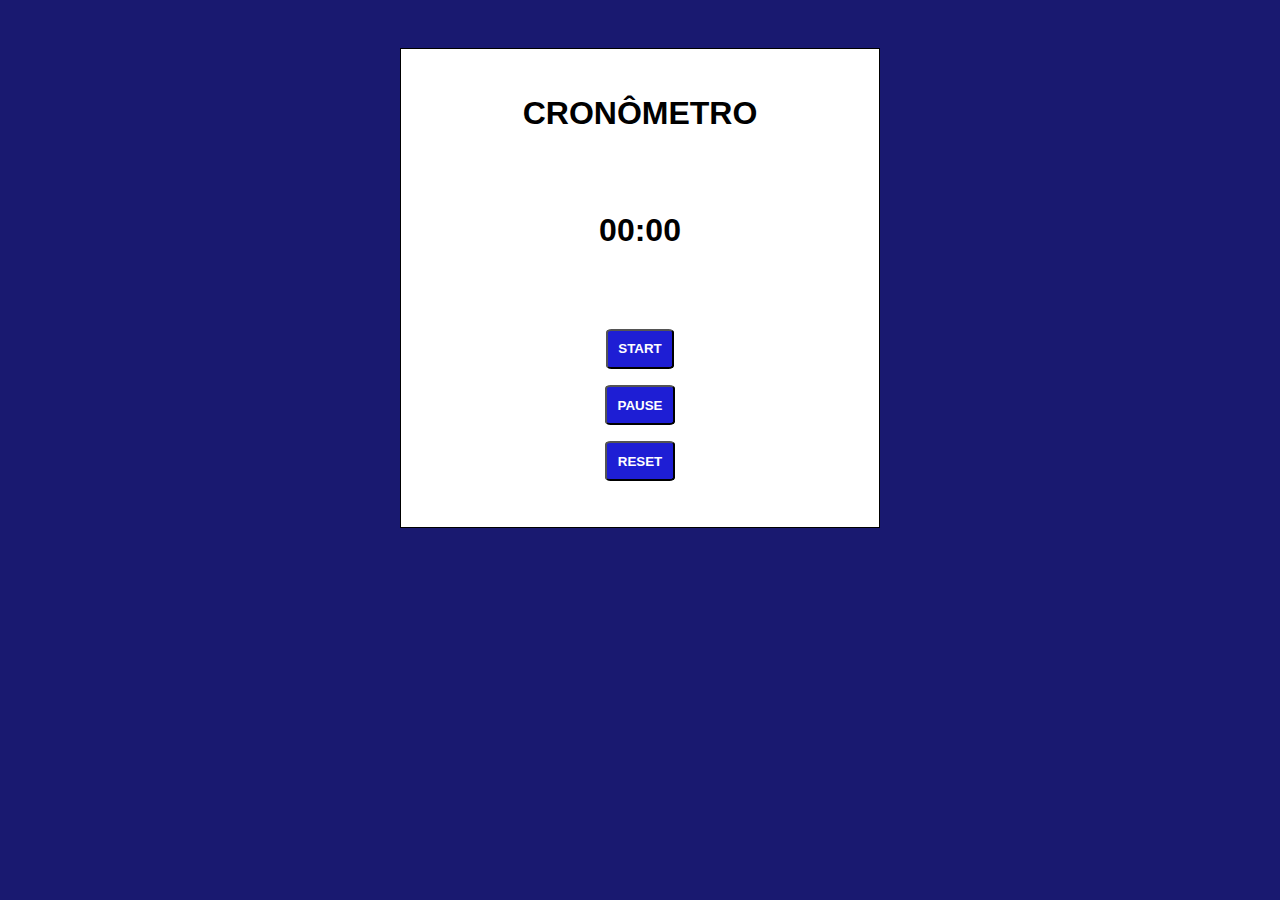
<file: PAULO SOARES/Nova pasta/CRONÔMETRO - 1 no TADEW/index.html>
<!DOCTYPE html>
<html lang="pt-BR">
<head>
    <meta charset="UTF-8">    
    <meta name="viewport" content="width=device-width, initial-scale=1.0">
    <link rel="stylesheet" href="./style.css">
    <script type="text/javascript" src="./script.js"></script>
    <title>CRONÔMETRO</title>
</head>
<body>
    <div class="container">
   <h1>CRONÔMETRO</h1>
    
   <p><span id="segundos">00</span>:<span id="mile">00</span></p>
   <button id="botao-start" onclick="botaoStart()">START</button>
   <button id="botao-pause" onclick="botaoPause()">PAUSE</button>
   <button id="botao-reset"onclick="botaoReset()">RESET</button>
   </div>
</body>

</html>
</file>
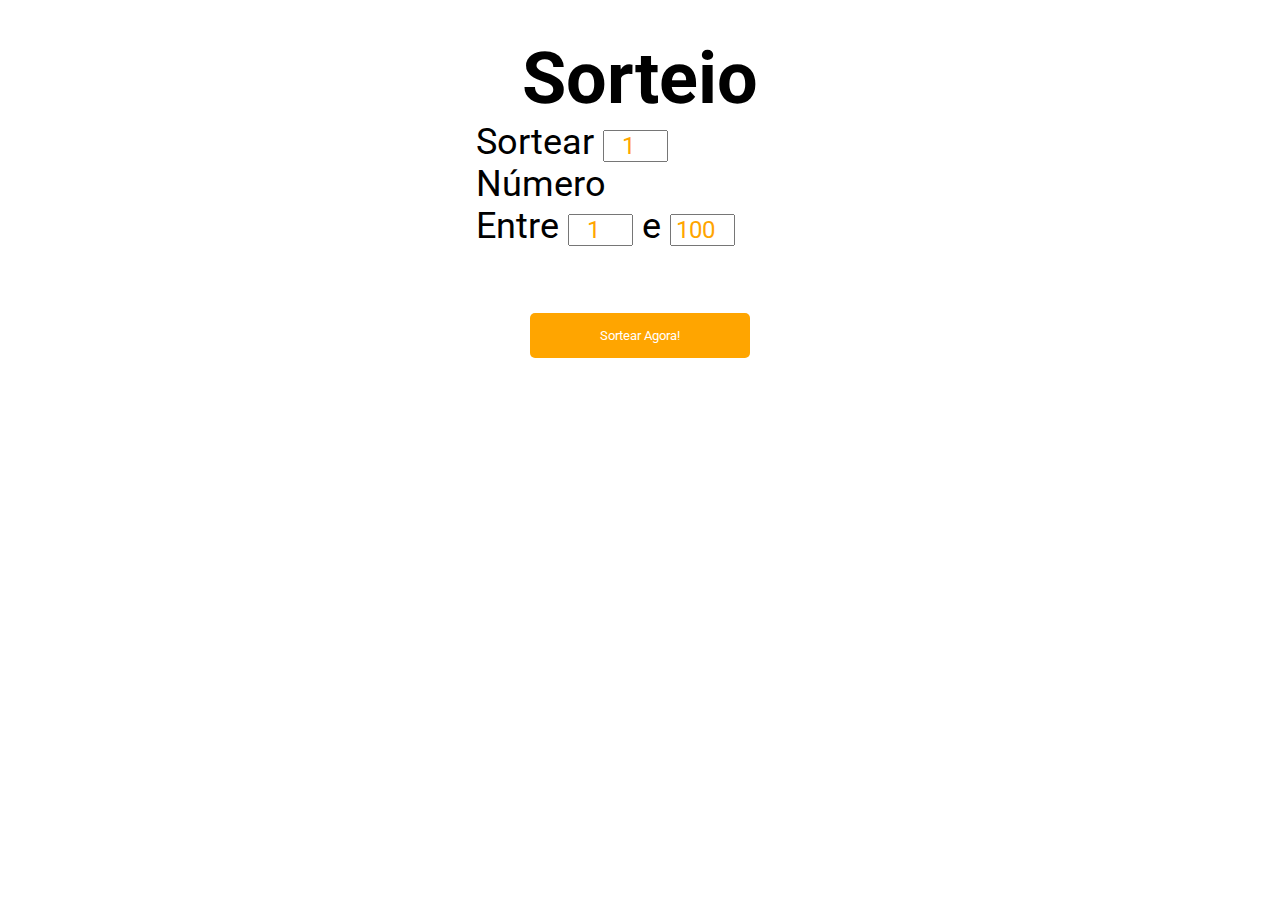
<file: PAULO SOARES/Nova pasta/KENZY S2 - 2 no TADEW/index.html>
<!DOCTYPE html>
<html lang="pt-BR">

<head>
    <meta charset="UTF-8">
    <meta http-equiv="X-UA-Compatible" content="IE=edge">
    <meta name="viewport" content="width=device-width, initial-scale=1.0">
    <link rel="stylesheet" href="./css/style.css">
    <title>Sorteio de Números</title>
</head>

<body>
    <div class="App">
        <div class="container">
            <div class="logo">
                <h1>Sorteio</h1>
            </div>
            <label>Sortear</label>
            <input type="number" id="quantidade" value="1" min="1">
            <label>Número</label><br>
            <label>Entre</label>
            <input type="number" id="entre" value="1" min="0">
            <label>e</label>
            <input type="number" id="entre2" value="100" min="1">
        </div>
    </div>
    <div class="button">
        <button class="sortear">Sortear Agora!</button>
    </div>
    <div class="containerNumeroSorteado"></div>
    <script src="./js/script.js"></script>
</body>

</html>
</file>
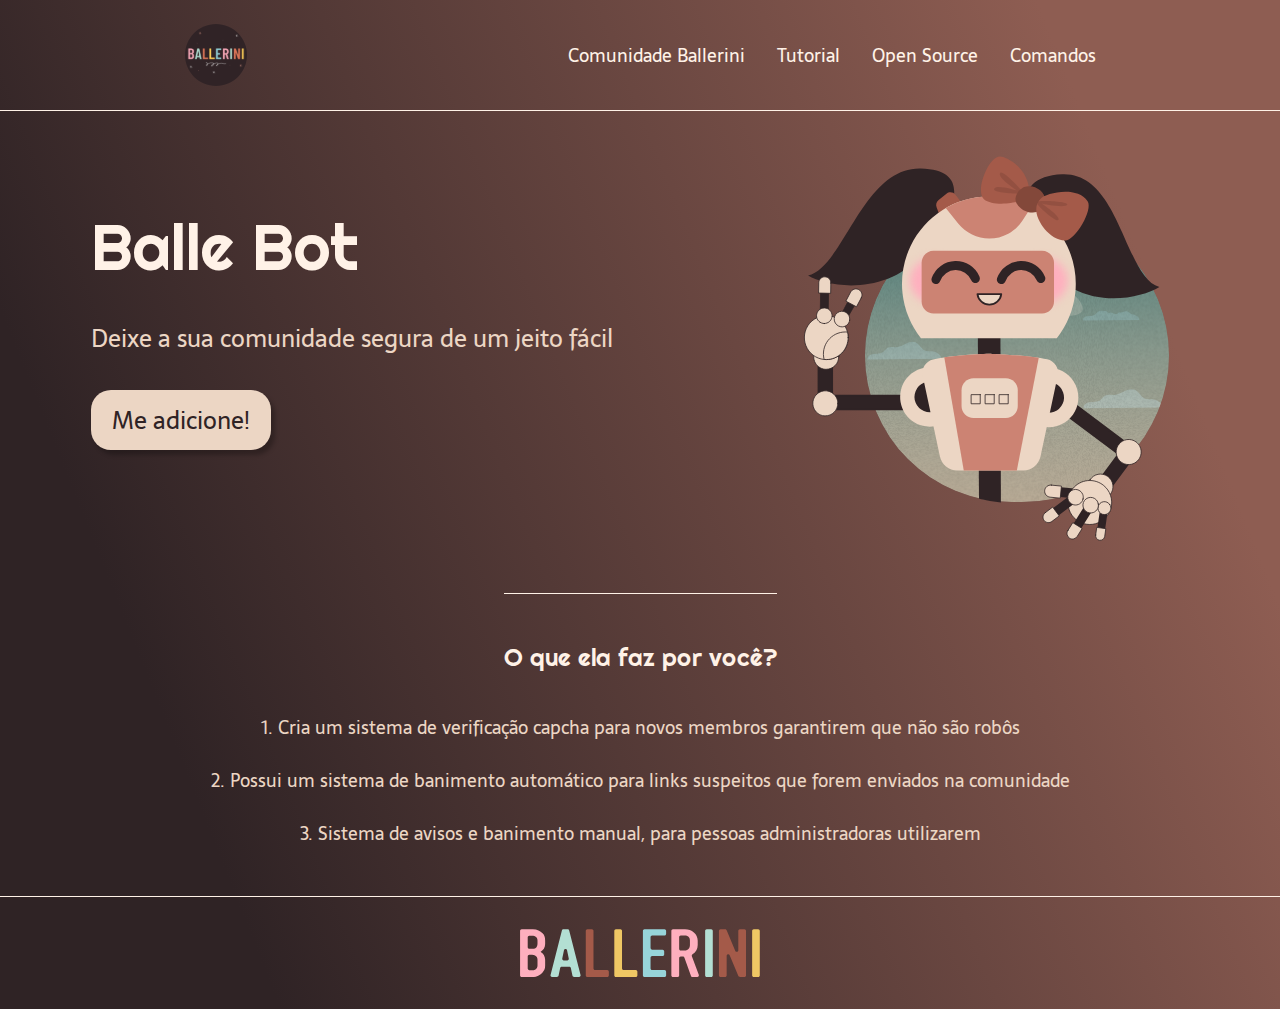
<file: PAULO SOARES/Nova pasta/LANDING PAGE/index.html>
<!DOCTYPE html>
<html lang="pt-BR">
<head>
    <meta charset="UTF-8">
    <meta name="viewport" content="width=device-width, initial-scale=1.0">
    <meta name="description" content="Um bot que irá moderar e deixar a sua comunidade segura de um jeito fácil">
    <title>BalleBot - Modere a sua comunidade do Discord</title>
    <link rel="stylesheet" type="text/css" href="./css/style.css">
</head>
<body>
    <header class="cabecalho">       
            <img class="cabecalho-imagem" src="./img/logo.svg" alt="Logo da Ballerini">
            <nav class="cabecalho-menu">
                <a class="cabecalho-menu-item" href="#">Comunidade Ballerini</a>
                <a class="cabecalho-menu-item" href="#">Tutorial</a>
                <a class="cabecalho-menu-item" href="#">Open Source</a>
                <a class="cabecalho-menu-item" href="#">Comandos</a>
            </nav>
       
    </header>
<main class="conteudo">
    <section class="conteudo-principal">
        <div class="conteudo-principal-escrito">
            <h1 class="conteudo-principal-escrito-titulo">Balle Bot</h1>
            <p class="conteudo-principal-escrito-subtitulo">Deixe a sua comunidade segura de um jeito fácil</p>
            <button class="conteudo-principal-escrito-botao">Me adicione!</button>
        </div>
        <div>
            <img class="conteudo-principal-imagem" src="./img/ballebot.svg" alt="Imagem da BalleBot">
        </div>
    </section>
    <section class="conteudo-secundario">
        <h3 class="conteudo-secundario-titulo">O que ela faz por você?</h3>
        <p class="conteudo-secundario-paragrafo">1. Cria um <strong>sistema de verificação capcha</strong> para novos membros garantirem que não são robôs</p>
        <p class="conteudo-secundario-paragrafo">2. Possui um <strong>sistema de banimento automático</strong> para links suspeitos que forem enviados na comunidade</p>
        <p class="conteudo-secundario-paragrafo">3. <strong>Sistema de avisos e banimento manual</strong>, para pessoas administradoras utilizarem</p>
    </section>
</main>
    <footer class="rodape">
        <img class="rodape-imagem" src="./img/footer.svg" alt="Rodapé com a imagem Ballerini">
    </footer>
    
</body>
</html>
</file>
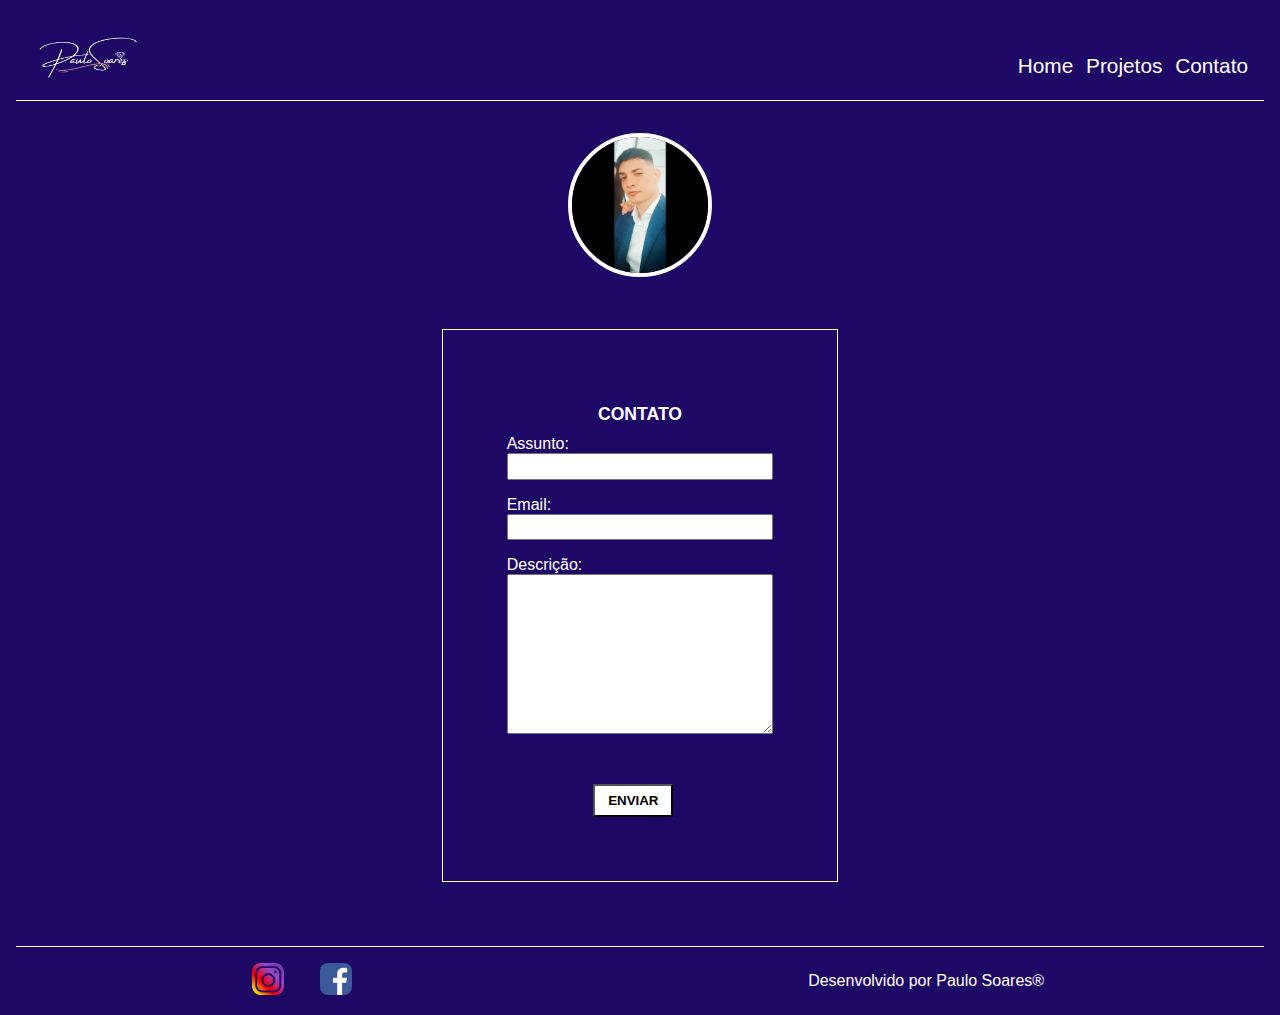
<file: PAULO SOARES/Nova pasta/contato.html>
<!DOCTYPE html>
<html lang="pt-BR">

<head>
    <meta charset="UTF-8">
    <meta name="viewport" content="width=device-width, initial-scale=1.0">
    <link rel="stylesheet" href="./css/style.css">
    <title>Paulo Info</title>
</head>

<body>

    <nav class="topo">
        <a href="../index.html"><img class="menu-img" src="../img (2)/logo.png" alt="Logo da Página"></a>
        <ul class="menu">
            <a class="menu-item" href="./pessoal.html">Home</a>
            <a class="menu-item" href="./projetos.html">Projetos</a>
            <a class="menu-item" href="./contato.html">Contato</a>
        </ul>
    </nav>
    <header class="cabecalho">
        <div class="center"><img class="cabecalho-perfil-foto" src="./img/perfil-img.jpg"></div>
        <main class="conteudo-contato">
            <section class="secao-contato">
                <h3 class="subtitulo">CONTATO</h3>
                <form id="secao-form" action="submit">
                    <label id="campo-texto-label1" for="campo-texto-assunto">Assunto: <input id="campo-texto-assunto"
                            type="text"></label>
                    <label id="campo-texto-label2" for="campo-texto-email">Email: <input id="campo-texto-email"
                            type="email"></label>
                    <label id="campo-texto-label3" for="campo-texto-descricao">Descrição: <textarea
                            name="campo-texto-descricao" id="campo-texto-descricao"></textarea></label>
                    <input id="botao-contato" type="button" value="ENVIAR">

                </form>
                <p>

                </p>
            </section>
        </main>
        <footer class="rodape">
            <div>
                <a href="https://www.instagram.com" target="_blank">
                    <img class="rodape-imagem" src="./img/insta.png" alt="Imagem da Logo do Instagram"></a>
                <a href="https://www.facebook.com" target="_blank">
                    <img class="rodape-imagem" src="./img/img-face.png" alt="Imagem da Logo do Facebook"></a>
            </div>
            <p id="criador">Desenvolvido por Paulo Soares®</p>
        </footer>
</body>

</html>
</file>
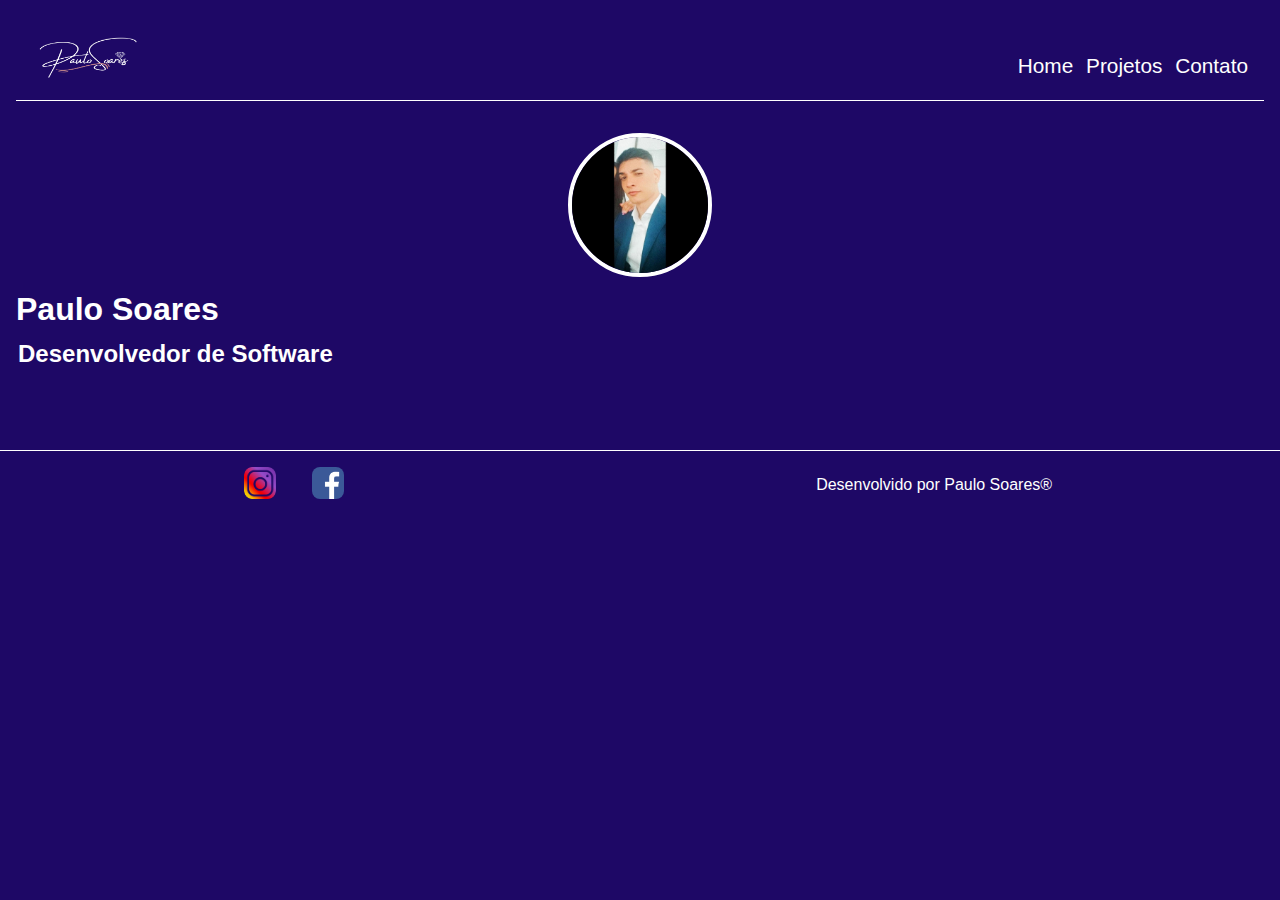
<file: PAULO SOARES/Nova pasta/formacao.html>
<!DOCTYPE html>
<html lang="pt-BR">
<head>
    <meta charset="UTF-8">
    <meta name="viewport" content="width=device-width, initial-scale=1.0">
    <link rel="stylesheet" href="./css/style.css">
    <title>Paulo Info</title>
</head>

<body> 
    
    <nav class="topo">  
        <a href="../index.html"><img class="menu-img" src="../img (2)/logo.png" alt="Logo da Página"></a>
        <ul class="menu">                    
            <a class="menu-item" href="./pessoal.html">Home</a>                                                  
            <a class="menu-item" href="./projetos.html">Projetos</a>
            <a class="menu-item" href="./contato.html">Contato</a>            
        </ul>                    
    </nav> 
    <header class="cabecalho">                  
        <div class="center"><img class="cabecalho-perfil-foto" src="./img/perfil-img.jpg"></div>
        <h1 class="cabecalho-perfil-titulo">Paulo Soares</h1>
        <h2 class="cabecalho-perfil-subtitulo">Desenvolvedor de Software</h2>          
    </header>       
    <main class="conteudo">
        <section class="secao">           
           <a href=""></a>
           <a href=""></a>
           <a href=""></a>
           <a href=""></a>
           <a href=""></a>
           <a href=""></a>
        </section>
    </main> 
    <footer class="rodape">
        <div>
            <a href="https://www.instagram.com" target="_blank">
                <img class="rodape-imagem" src="./img/insta.png" alt="Imagem da Logo do Instagram"></a>
            <a href="https://www.facebook.com" target="_blank">
                <img class="rodape-imagem" src="./img/img-face.png" alt="Imagem da Logo do Facebook"></a>
        </div>
        <p id="criador">Desenvolvido por Paulo Soares®</p>
    </footer>
</body>
</html>
</file>
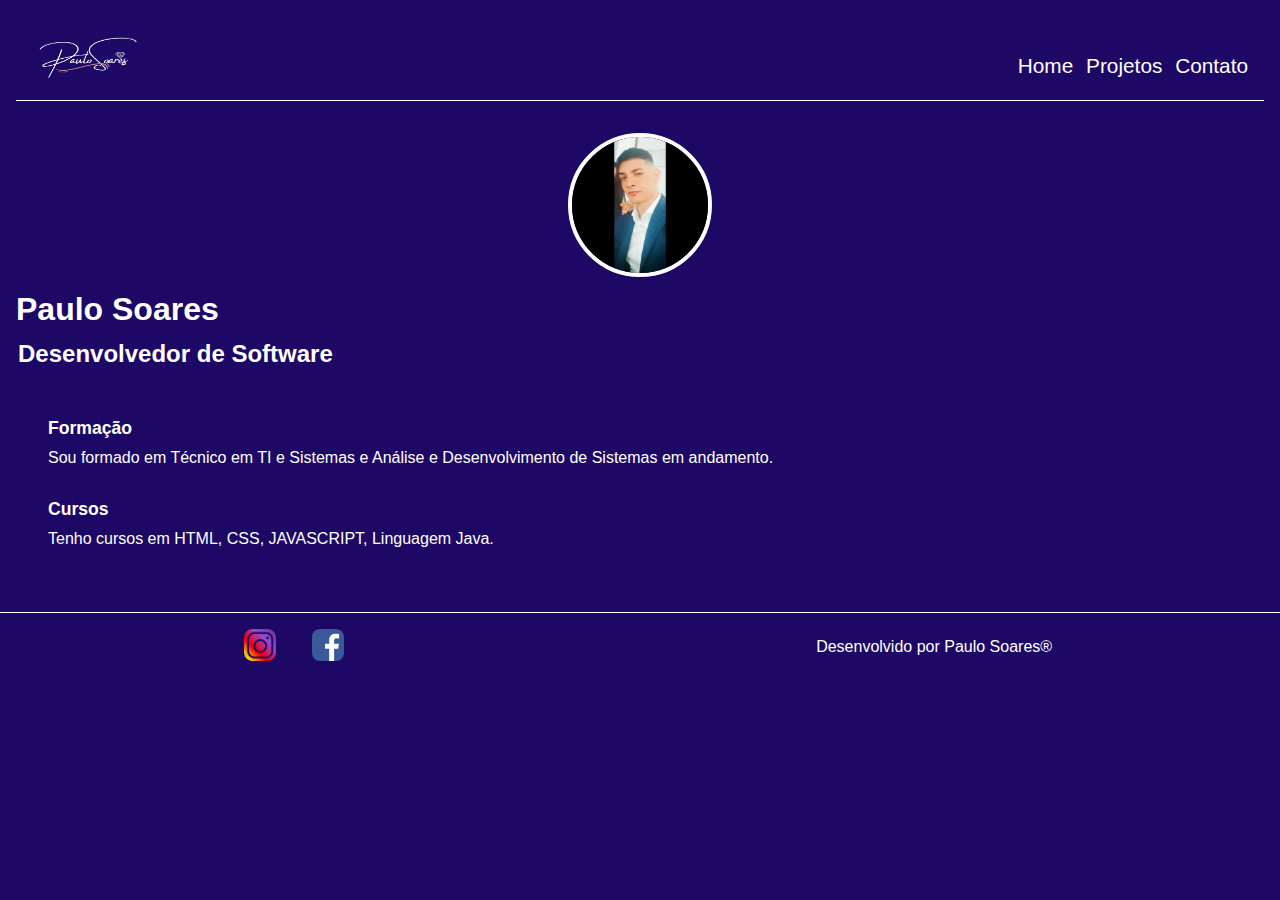
<file: PAULO SOARES/Nova pasta/pessoal.html>
<!DOCTYPE html>
<html lang="pt-BR">

<head>
    <meta charset="UTF-8">
    <meta name="viewport" content="width=device-width, initial-scale=1.0">
    <link rel="stylesheet" href="./css/style.css">
    <title>Paulo Info</title>
</head>

<body>

    <nav class="topo">
        <a href="../index.html"><img class="menu-img" src="../img (2)/logo.png" alt="Logo da Página"></a>
        <ul class="menu">
            <a class="menu-item" href="./pessoal.html">Home</a>
            <a class="menu-item" href="./projetos.html">Projetos</a>
            <a class="menu-item" href="./contato.html">Contato</a>
        </ul>
    </nav>

    <header class="cabecalho">
        <div class="center"><img class="cabecalho-perfil-foto" src="./img/perfil-img.jpg"></div>
        <h1 class="cabecalho-perfil-titulo">Paulo Soares</h1>
        <h2 class="cabecalho-perfil-subtitulo">Desenvolvedor de Software</h2>
    </header>
    <main class="conteudo">
        <section class="secao">
            <h3 class="subtitulo">Formação</h3>
            <p>
                Sou formado em Técnico em TI e Sistemas e Análise e Desenvolvimento de Sistemas em andamento.
            </p>
        </section>
        <section class="secao">
            <h3 class="subtitulo">Cursos</h3>
            <p>
                Tenho cursos em HTML, CSS, JAVASCRIPT, Linguagem Java.
            </p>
        </section>
    </main>
    <footer class="rodape">
        <div>
            <a href="https://www.instagram.com" target="_blank">
                <img class="rodape-imagem" src="./img/insta.png" alt="Imagem da Logo do Instagram"></a>
            <a href="https://www.facebook.com" target="_blank">
                <img class="rodape-imagem" src="./img/img-face.png" alt="Imagem da Logo do Facebook"></a>
        </div>
        <p id="criador">Desenvolvido por Paulo Soares®</p>
    </footer>
</body>

</html>
</file>
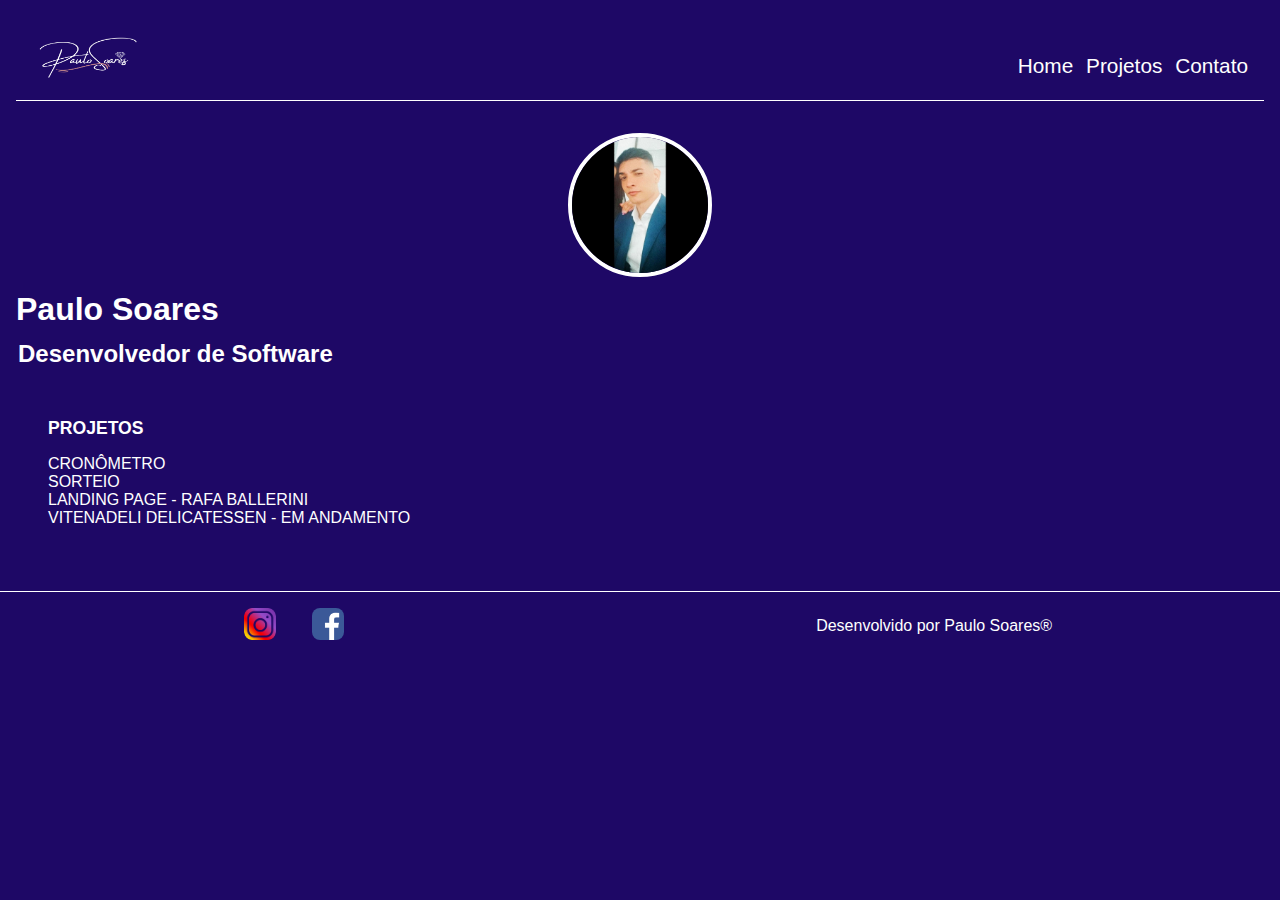
<file: PAULO SOARES/Nova pasta/projetos.html>
<!DOCTYPE html>
<html lang="pt-BR">
<head>
    <meta charset="UTF-8">
    <meta name="viewport" content="width=device-width, initial-scale=1.0">
    <link rel="stylesheet" href="./css/style.css">
    <title>Paulo Info</title>
</head>

<body> 
    
    <nav class="topo">  
        <a href="../index.html"><img class="menu-img" src="../img (2)/logo.png" alt="Logo da Página"></a>
        <ul class="menu">                    
            <a class="menu-item" href="./pessoal.html">Home</a>                                                  
            <a class="menu-item" href="./projetos.html">Projetos</a>
            <a class="menu-item" href="./contato.html">Contato</a>            
        </ul>                    
    </nav> 
    <header class="cabecalho">                  
        <div class="center"><img class="cabecalho-perfil-foto" src="./img/perfil-img.jpg"></div>
        <h1 class="cabecalho-perfil-titulo">Paulo Soares</h1>
        <h2 class="cabecalho-perfil-subtitulo">Desenvolvedor de Software</h2>          
    </header>       
    <main class="conteudo">
        <section class="secao">           
            <h3 class="subtitulo">PROJETOS</h3>                    
                 <ul>
                    <li>
                        <a id="proj1" href="./CRONÔMETRO - 1 no TADEW/index.html">CRONÔMETRO</a>
                    </li>
                    <li>
                        <a id="proj2" href="./KENZY S2 - 2 no TADEW/index.html">SORTEIO</a>
                    </li>
                    <li>
                        <a id="proj3" href="./LANDING PAGE/index.html">LANDING PAGE - RAFA BALLERINI</a>
                    </li>
                    <li>
                        <a id="proj4" href="./PROJETO PI - tadew2/index.html">VITENADELI DELICATESSEN - EM ANDAMENTO</a>
                    </li>
                 </ul>                    
        </section>
    </main> 
    <footer class="rodape">
        <div>
            <a href="https://www.instagram.com" target="_blank">
                <img class="rodape-imagem" src="./img/insta.png" alt="Imagem da Logo do Instagram"></a>
            <a href="https://www.facebook.com" target="_blank">
                <img class="rodape-imagem" src="./img/img-face.png" alt="Imagem da Logo do Facebook"></a>
        </div>
        <p id="criador">Desenvolvido por Paulo Soares®</p>
    </footer>
</body>
</html>
</file>
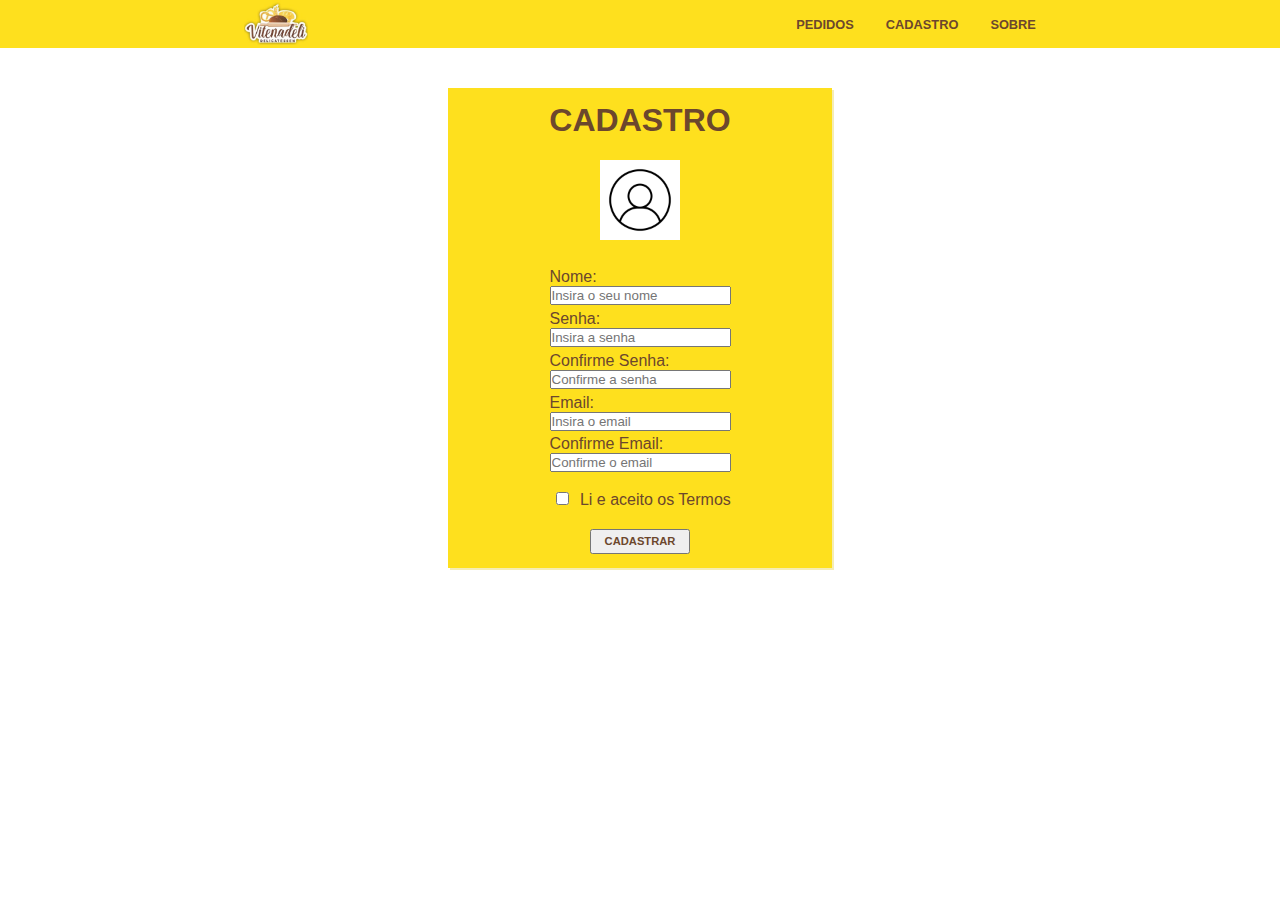
<file: PAULO SOARES/Nova pasta/PROJETO PI - tadew2/cadastro.html>
<!DOCTYPE html>
<html lang="pt-br">

<head>
    <meta charset="UTF-8">
    <meta http-equiv="X-UA-Compatible" content="IE=edge">
    <meta name="viewport" content="width=device-width, initial-scale=1.0">
    <title>Vitenadeli Foods</title>
    <link rel="stylesheet" href="./css/style.css">
</head>

<body>
    <header>
        <div id="img-topo">
            <a href="./index.html"><img src="./img/marca vitena.png"></a>
        </div>
        <nav>
            <ul>
                <li><a href="./pedido.html">PEDIDOS</a></li>
                <li><a href="./cadastro.html">CADASTRO</a></li>
                <li><a href="#">SOBRE</a></li>
            </ul>
        </nav>
    </header>
    <main class="conteudo">

        <form class="conteudo-cadastro">
            <h1 class="conteudo-cadastro-titulo">CADASTRO</h1>
            <div>
                <img class="conteudo-cadastro-img" src="./img/cv__29__generated.jpg">
            </div>
            <li class="cadastro-item"><label for="nome">Nome:<br>
                    <input id="nome" type="text" placeholder="Insira o seu nome"></input></label></li>
            <li class="cadastro-item"><label for="senha">Senha:<br>
                    <input id="senha" type="password" placeholder="Insira a senha"></input></li>
            <li class="cadastro-item"><label for="csenha">Confirme Senha: <br>
                    <input id="csenha" type="password" placeholder="Confirme a senha"></input></label></li>
            <li class="cadastro-item"><label for="email">Email:<br>
                    <input id="email" type="email" placeholder="Insira o email"></input></label></li>
            <li class="cadastro-item"><label for="cemail">Confirme Email:<br>
                    <input id="cemail" type="email" placeholder="Confirme o email"></input></label></li>
            <a class="check"><input class="check" type="checkbox"> Li e aceito os Termos</input></a>
            <button class="botao-cadastro">CADASTRAR</button>
            </ul>
        </form>
    </main>

</body>
<footer>

</footer>

</html>
</file>
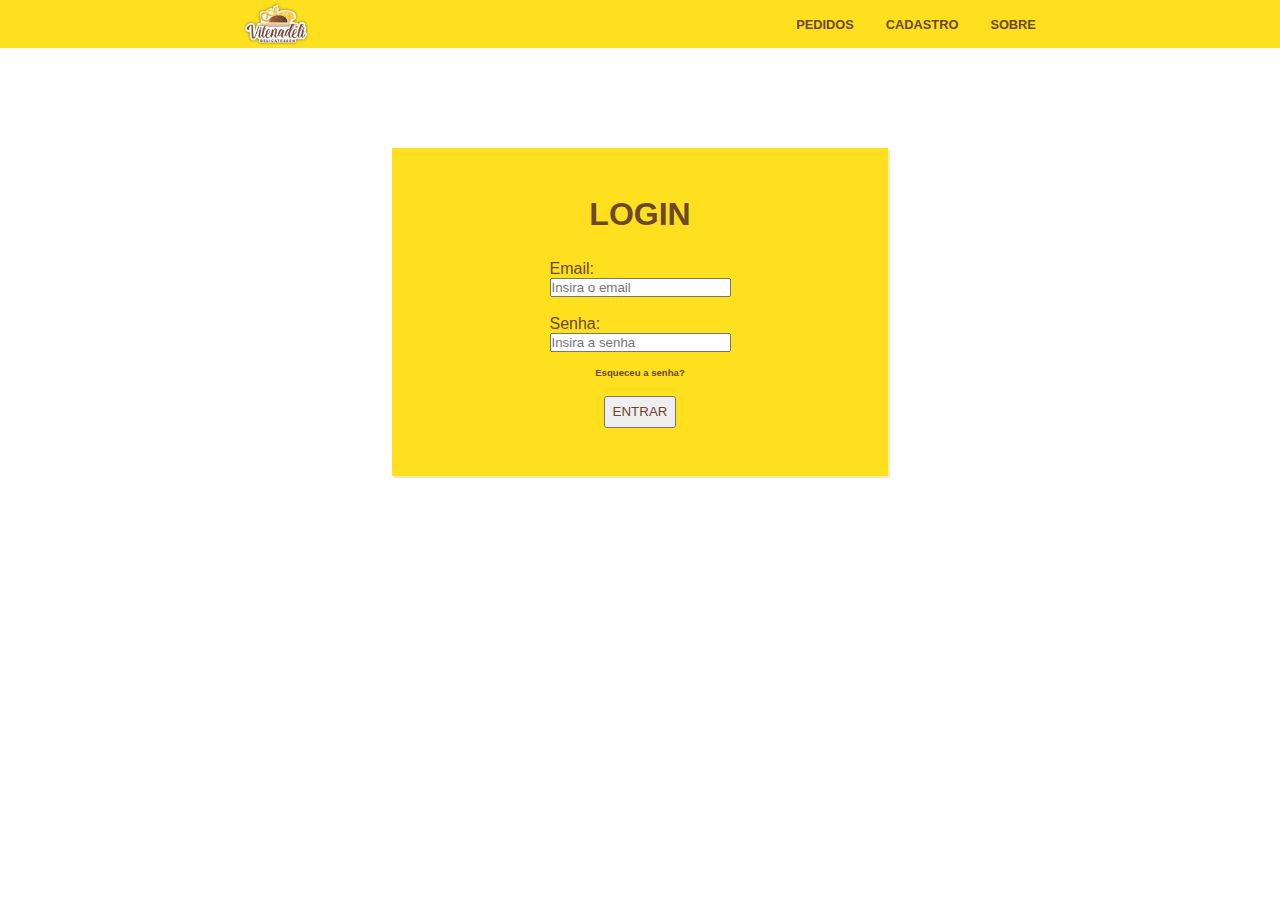
<file: PAULO SOARES/Nova pasta/PROJETO PI - tadew2/pedido.html>
<!DOCTYPE html>
<html lang="pt-br">

<head>
    <meta charset="UTF-8">
    <meta http-equiv="X-UA-Compatible" content="IE=edge">
    <meta name="viewport" content="width=device-width, initial-scale=1.0">
    <title>Vitenadeli Foods</title>
    <link rel="stylesheet" href="./css/style.css">
</head>

<body>
    <header>
        <div id="img-topo">
            <img src="./img/marca vitena.png">
        </div>
        <nav>
            <ul>
                <li><a href="./pedido.html">PEDIDOS</a></li>
                <li><a href="./cadastro.html">CADASTRO</a></li>
                <li><a href="#">SOBRE</a></li>
            </ul>
        </nav>
        
    </header>
    <main class="conteudo">
        <form class="conteudo-login">
            <h1 class="conteudo-login-titulo">LOGIN</h1>
            <ul>
                <li class="email-login"><label>Email:<br><input type="email" placeholder="Insira o email"></label></li>
                <BR>
                <li class="senha-login"><label>Senha:<br><input type="password" placeholder="Insira a senha"></label>
                </li>
            </ul>
            <a class="esqueceu" href="#">Esqueceu a senha?</a>
            
            <button class="botao-login">ENTRAR</button>
        </form>
    </main>
</body>
<footer>

</footer>

</html>
</file>
<file: PAULO SOARES/Nova pasta/CRONÔMETRO - 1 no TADEW/style.css>
*{
  font-family: Arial, Helvetica, sans-serif;
  margin: 0;
  box-sizing: border-box;

}
body{
  display: flex;
  justify-content: center;
  align-items: center;
  background-color: #191970;
}
.container{
  display: flex;
  width: 30em;
  height: 30em;
  margin-top: 3em;
  flex-direction: column;
  justify-content: center;
  align-items: center;
  gap: 1em;
  border: 0.4px solid #000;
  background-color: #fff;

}
button{
  padding: 0.8em;
  background-color: #1e1ed4;
  color: #fff;
  font-weight: 700;
  border-radius: 8%;
}
p{
  margin: 2em 0;
  font-size: 2em;
  font-weight: 700;
}
</file>
<file: PAULO SOARES/Nova pasta/KENZY S2 - 2 no TADEW/css/style.css>
@import url('https://fonts.googleapis.com/css2?family=Roboto:wght@400;700&display=swap');

* {
    padding: 0;
    margin: 0;
    box-sizing: border-box;
    font-family: 'Roboto', sans-serif;
}

.App {
    margin-top: 50px;
    display: flex;
    justify-content: center;
    font-size: 2.25rem;
    
    margin: 0 auto;
    max-width: 400px;
    padding: 1em 1em;
}

.App h1 {
    text-align: center;
    
}

.button {
    display: flex;
    justify-content: center;
    margin-top: 30px;
    

}

.sortear {
    border: none;
    background-color: orange;
    padding: 15px 70px;
    cursor: pointer;
    color: #fff;
    border-radius: 5px;
}

.container input {
    width: 65px;
    font-size: 1.5rem;
    text-align: center;
    color: orange;
}

.resultado {
    display: flex;
    justify-content: center;
}

.resultado h1 {
    text-align: center;
}

.seila {
    display: flex;
}

span {
    display: flex;
    justify-content: center;
    color: orange;
    width: 50px;
    height: 50px;
    align-items: center;
    margin: 30px auto 0 auto;
    border-style: solid;
    border-width: 2px;
    border-radius: 50%;
    
}

.voltar {
    display: flex;
    justify-content: center;
}

.voltar button {
    border: none;
    background-color: orange;
    padding: 15px 70px;
    cursor: pointer;
    color: #fff;
    border-radius: 5px;
    margin-top: 30px;
    
}
</file>
<file: PAULO SOARES/Nova pasta/LANDING PAGE/css/style.css>
@import url('https://fonts.googleapis.com/css2?family=Righteous&family=Sarala:wght@400;700&display=swap');

*{
    margin:0;
    padding:0;
    box-sizing:border-box;
    text-decoration: none;
}
body{
    font-size:100%;
    background:linear-gradient(68.15deg, #2F2325 16.62%, #8E5D52 85.61%);
}
.cabecalho{
    display:flex;
    flex-direction: row;
    align-items: center;
    justify-content: space-around;
    padding:24px;
}
.cabecalho-imagem{
    height: 62px;
}
.cabecalho-menu{
    display: flex;
    gap: 32px;
}
.cabecalho-menu-item{
    font-family: 'Sarala', sans-serif;
    color:#FFF2e7;
    font-weight: 400;
    font-size:18px;
}
.conteudo {
    border-top:0.4px solid #FFF2e7;
    margin-bottom: 48px;
}
.conteudo-principal{
    display:flex;
    flex-direction: row;
    align-items: center;
    justify-content: space-around;
}
.conteudo-principal-escrito{
    display:flex;
    flex-direction: column;
    gap:32px;
}
.conteudo-principal-escrito-titulo{
    font-family: 'Righteous', cursive;
    font-weight: 400;
    font-size: 64px;
    color: #FFF2e7;
}
.conteudo-principal-escrito-subtitulo{
    font-family: 'Sarala', sans-serif;
    font-weight: 400px;
    font-size: 24px;
    color: #ecd6c4;    
}
.conteudo-principal-escrito-botao{
    background-color: #ecd6c4;
    width: 180px;
    height:60px;
    border: none;
    box-shadow: 4px 5px 4px rgba(0,0,0,0.25);
    border-radius:20px; 
    font-family: 'Sarala', sans-serif;
    font-weight: 400px;
    font-size: 24px;
    color: #2f2325;
}
.conteudo-principal-escrito-botao:hover{
    background-color: rgba(236,214,196,0.53);
}
.conteudo-principal-imagem{
    height: 430px;
}
.conteudo-secundario{
    display:flex;
    flex-direction: column;
    align-items: center;
    gap:24px;
    margin-top: 48px;
}
.conteudo-secundario-titulo{
    border-top: 0.4px solid #FFF2e7;
    padding-top: 48px;
    font-family: 'Righteous', cursive;
    font-weight: 400;
    font-size:24px;
    color: #FFF2e7;
    margin-bottom: 16px;
}
.conteudo-secundario-paragrafo{
    font-family: 'Sarala', sans-serif;
    font-weight: 300;
    font-size: 18px;
    color:#ecd6c4;
}
.rodape{
    padding: 32px;
    border-top: 00.4px solid #FFF2e7;

}
.rodape-imagem{
    height: 48px;
    display: block;
    margin: 0 auto;
}
</file>
<file: PAULO SOARES/Nova pasta/css/style.css>
*{ 
    margin:0;
    padding: 0;
    box-sizing: border-box;
    text-decoration: none;
    color: #ffffff;
}
body{
    font-size: 100%;
    background-color: #1e0866;
    font-family: 'Arial', sans-serif;
}
.topo{
    display: flex;  
    justify-content:space-between;
    gap: 3rem; 
    align-items: center;   
    padding: 1em;
    margin: 1em;
    border-bottom: 0.4px solid #fff; 
}
.menu{
    display: flex;
    gap: .8em;
}
.menu-img{
    height: 3em;  
}
.menu-item{
    color: #ffffff;    
    font-size: 1.3em;
}
.cabecalho{      
    align-items: center;
    justify-content: space-around; 
    margin: 2em 1em 0;      
} 
.cabecalho-perfil-foto{  
    justify-content: space-around;
    height: 9em;
    border-radius: 50%;
    border: 4px solid #fff;
}
.cabecalho-perfil-titulo{
    color:#fff;  
    margin: 10px 0px;     
}
.center{
    text-align: center;
}
.cabecalho-perfil-subtitulo{
    padding: 2px;
}
.conteudo{
    margin-bottom: 1em;
    padding: 1em;
}
.subtitulo{
    margin: 10px 0px;
    font-size: 1.1em;
}
.rodape{
    display: flex;
    justify-content: space-around;
    align-items: center;
    border-top: 0.4px solid #fff;
}
.rodape-imagem{
    height: 2em;
    margin: 1em;
    border-radius:25%;
}
.secao{
    margin: 2em 2em;
}

.secao-contato{
    align-items: center;
    display: flex;
    flex-direction: column;
    margin: 2em 0;
    border: 1px solid #fff;
    padding: 4em
}
#secao-form{
    display: flex;
    flex-direction: column;
    gap: 1em;
    
}
.conteudo-contato{
    display: flex;    
    justify-content: center;
    align-items: center;
    margin-bottom: 1em;
    padding: 1em;
}
#botao-contato{
    height: 2.5em;
    width: 6em;
    font-weight: 700;
    background-color: #fff;
    margin-left: 6.5em;
    margin-top: 2.5em;
    color: #000000;
}
#campo-texto-label1,
#campo-texto-label2,
#campo-texto-label3{
    display: flex;
    flex-direction: column;    
}

#campo-texto-assunto,
#campo-texto-email{
    width: 20em;
    height: 2em;
    color: #000000;
    font-weight: 700;
    padding: 0.3em;
}

#campo-texto-descricao{
    min-width: 20em;
    max-width: 20em;
    min-height: 12em;
    max-height: 12em;
    color: #000000;
    font-weight: 700;
    padding: 0.3em;
}
ul{
    list-style-type: none;
    margin-top: 1em;    
    gap: 5em;
}
</file>
<file: PAULO SOARES/Nova pasta/PROJETO PI - tadew2/css/style.css>
* {
  margin: 0;
  padding: 0;
  list-style: none;
  font-family: 'Roboto',sans-serif;
}
body{
    width: 100vw;
    height: 100vh;
    box-sizing: border-box;
    background-image: url(https://www.dicasdemulher.com.br/wp-content/uploads/2021/06/tortas-doces-1.png);
    background-repeat: no-repeat;
    background-attachment: fixed;
    background-size: cover;    
}
header{
    display: flex;
    justify-content: space-around;
    align-items: center;
    background-color: #fee01e;
    height: 3em;    
}
header img{
    width: 4em;     
}
header nav{
    display: flex;     
}
header nav ul{
    display: flex;
    justify-content: flex-end;
    gap: 2em;
}
header nav ul li{   
    list-style: none;
    text-decoration: none;    
}
header nav ul li a{
    text-decoration: none;
    color: #6c472d;    
    font-size: 0.8em;
    font-weight: 600;
}
.conteudo{
    display: flex;
    flex-direction: column;
    justify-content: center;
    align-items: center;
    height: 25em;    
}
.conteudo-cadastro-img{
    width: 5em;
    justify-content: center;
    margin-bottom: 1.2em;
}
.conteudo-cadastro{
    width: 18em;
    height: 24em;
    background-color: #fee01e;
    display: flex;
    flex-direction: column;
    align-items: center;
    justify-content: center;
    padding: 3em;
    color: #6c472d;
    margin-top: 10em;
    gap: 0.3em;
    box-shadow: 2px 2px #f5edb5;    
}
.conteudo-cadastro-titulo{
    margin-bottom: 0.5em;
}
.cadastro-item{
    display: flex;
    flex-direction: column;
    gap: 0.1em;    
    list-style: none;    
}
.check{
    margin: 0.5em;
}
.botao-cadastro{  
    padding: 0.4em;
    width: 9em;
    margin-top: 0.4em;    
    color: #6c472d;
    font-size: 0.7em;
    font-weight: 700;
}
footer{
    height: 20em;    
}
.conteudo-login{
    width: 25em;
    height: 25em;
    background-color: #fee01e;
    display: flex;
    flex-direction: column;
    align-items: center;
    justify-content: center;
    padding: 3em;
    color: #6c472d;
    margin-top: 8em;
    gap: 0.3em;
    box-shadow: 2px 2px #f5edb5; 
    
}
.conteudo-login-titulo{
    color: #6c472d;
    font-weight: 700;
    margin-bottom: 0.7em;
}

.botao-login{
    padding: 0.5em 0.5em;
    margin-top: 1em;
    color: #6c472d;
}
.esqueceu{
    margin-top: 1em;
    font-size: 0.6em;
    text-decoration: none;
    color:#6c472d;
    font-weight: 700;
}
.cadastrar{
    margin-top: 1em;
    font-size: 0.6em;
    text-decoration: none;
    color: #6c472d;
    font-weight: 700;
}
</file>
